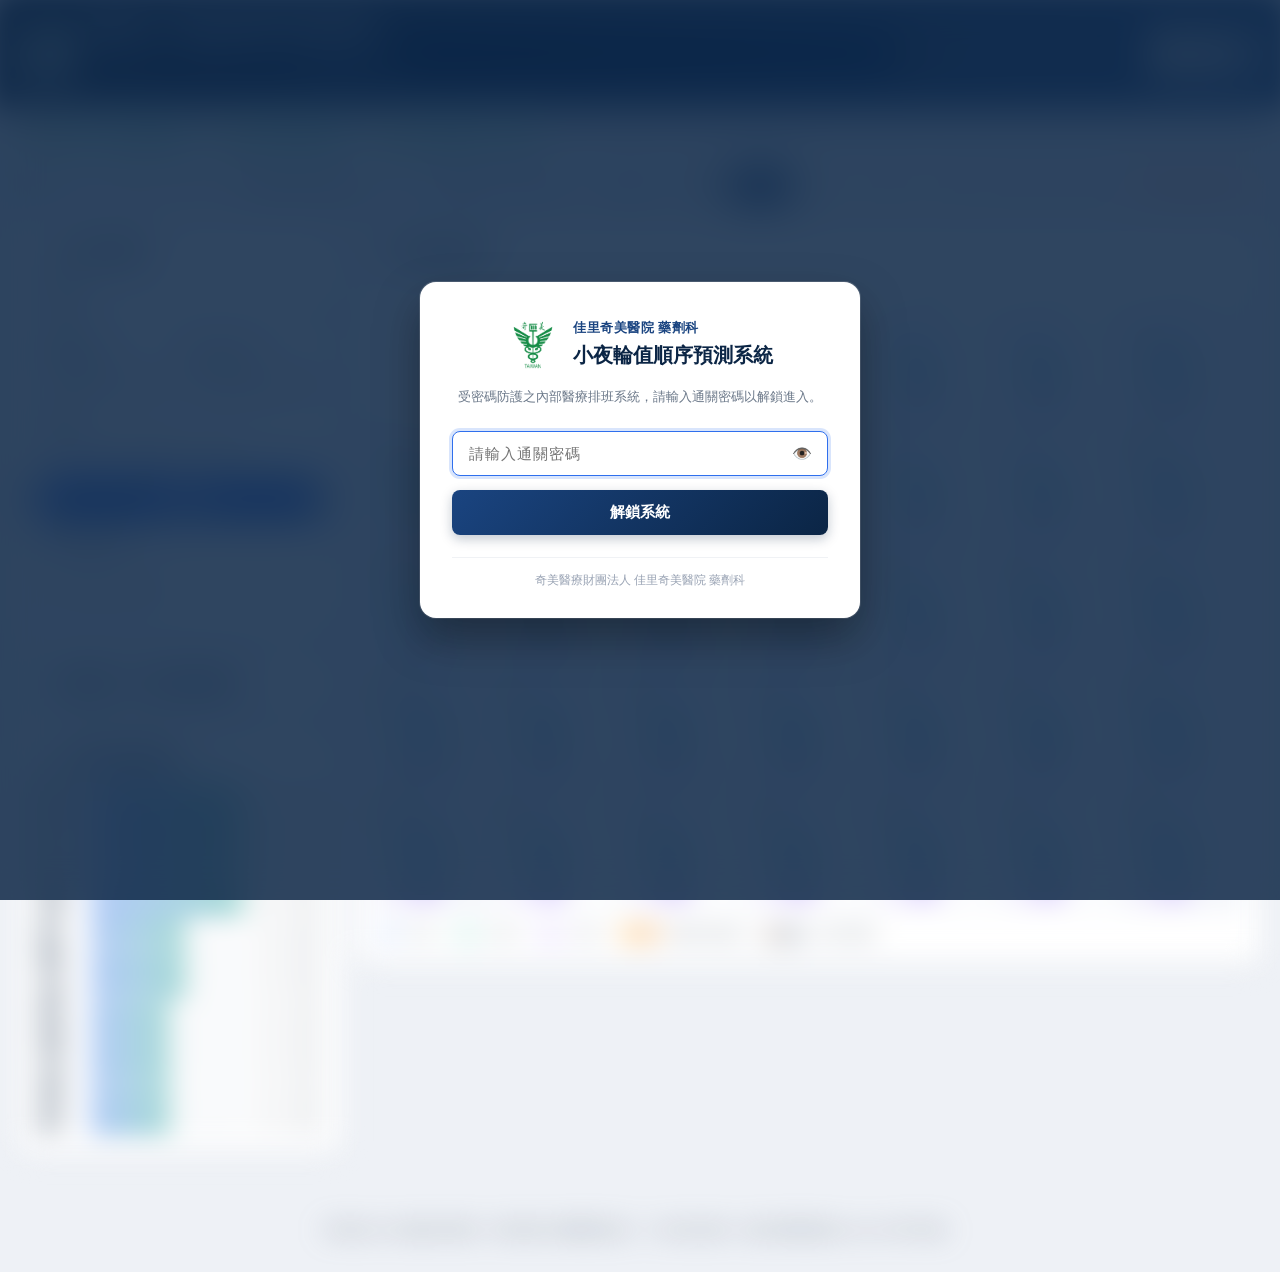
<file: index.html>
<!DOCTYPE html>
<html lang="zh-Hant-TW">
<head>
<meta charset="UTF-8">
<meta name="viewport" content="width=device-width, initial-scale=1.0">
<title>藥劑科小夜輪值順序預測系統｜佳里奇美醫院</title>
<link rel="stylesheet" href="style.css">
</head>
<body>

<div id="gate-overlay" class="gate-overlay">
  <div class="gate-card">
    <div class="gate-brand">
      <img src="chimei.png" alt="奇美醫院院徽" class="gate-logo">
      <div class="gate-brand-text">
        <div class="gate-dept">佳里奇美醫院 藥劑科</div>
        <h2 class="gate-title">小夜輪值順序預測系統</h2>
      </div>
    </div>
    <p class="gate-desc">受密碼防護之內部醫療排班系統，請輸入通關密碼以解鎖進入。</p>
    <div class="gate-form">
      <div class="gate-input-wrap" id="gateInputWrap">
        <input type="password" id="gatePasswordInput" placeholder="請輸入通關密碼" autocomplete="current-password">
        <button type="button" id="gateToggleVisibility" class="gate-toggle-btn" title="切換顯示密碼">👁️</button>
      </div>
      <div id="gateError" class="gate-error"></div>
      <button type="button" id="gateSubmitBtn" class="gate-submit-btn">解鎖系統</button>
    </div>
    <div class="gate-footer">奇美醫療財團法人 佳里奇美醫院 藥劑科</div>
  </div>
</div>

<header class="app-header">
  <div class="app-header__inner">
    <div class="app-header__title-group">
      <img src="chimei.png" alt="奇美醫院院徽" class="app-header__logo">
      <div>
        <h1 class="app-header__title">藥劑科小夜輪值順序預測系統</h1>
        <p class="app-header__subtitle">佳里奇美醫院｜小夜班（E / L3 / L2）動態交棒排班預測</p>
      </div>
    </div>
    <div class="app-header__actions">
      <div class="app-header__badge" title="淑鈴夜班資格為「否」，100% 不進入小夜輪值池，僅排日班">
        ⚠️ 淑鈴不參與小夜輪值（僅排日班）
      </div>
      <button type="button" class="btn btn--lock" id="lockBtn" title="鎖定系統">🔒 鎖定系統</button>
    </div>
  </div>
</header>

<div class="validation-bar" id="validationBar"></div>

<div class="toolbar">
  <div class="toolbar__group month-nav-group">
    <span class="toolbar__label">月份</span>
    <div class="month-nav">
      <button type="button" class="month-nav__btn" id="prevMonthBtn" title="上個月" aria-label="上個月">◀</button>
      <div class="month-nav__center">
        <input type="month" id="monthPicker" class="month-nav__input" aria-label="選擇年月">
        <span class="month-nav__display" id="monthDisplayLabel"></span>
      </div>
      <button type="button" class="month-nav__btn" id="nextMonthBtn" title="下個月" aria-label="下個月">▶</button>
      <button type="button" class="btn btn--ghost" id="gotoOriginBtn">回到起點（115年10月）</button>
      <button type="button" class="btn btn--ghost" id="gotoTodayBtn">回到今天</button>
    </div>
  </div>
  <div class="toolbar__group">
    <span class="toolbar__label">班別</span>
    <div class="tab-group" id="shiftTabs"></div>
  </div>
  <div class="toolbar__group toolbar__group--right">
    <button class="btn btn--reset" id="resetBtn">↺ 重置為預設資料</button>
  </div>
</div>

<main class="app-layout">

  <aside class="sidebar">

    <section class="panel leave-panel">
      <h2 class="panel__title">📝 員工預假登記</h2>
      <form class="leave-form" id="leaveForm">
        <div class="form-field">
          <label for="leaveNameSelect">同仁姓名</label>
          <select id="leaveNameSelect" required></select>
        </div>
        <div class="form-row">
          <div class="form-field">
            <label for="leaveStartInput">預假開始日期</label>
            <input type="date" id="leaveStartInput" required>
          </div>
          <div class="form-field">
            <label for="leaveEndInput">預假結束日期</label>
            <input type="date" id="leaveEndInput" required>
          </div>
        </div>
        <div class="form-field">
          <label for="leaveNoteInput">事由備註</label>
          <input type="text" id="leaveNoteInput" placeholder="例如：特休、家庭因素…（選填）">
        </div>
        <button type="submit" class="btn btn--primary">＋ 新增預假</button>
      </form>

      <div class="leave-list__wrapper">
        <h3 class="panel__subtitle">已登記預假清單</h3>
        <div class="leave-list" id="leaveList"></div>
      </div>
    </section>

    <details class="panel advanced-settings">
      <summary class="panel__title panel__title--collapsible">⚙️ 進階設定：各班別起跑順位</summary>
      <p class="advanced-settings__hint">
        排班引擎已內建「同日同人絕對互斥」與「防過勞」防呆，三軌起跑順位不論如何設定都不會派同一人上兩班。
        預設依規格書：10/01 當天 E 由馨霈、L3 由博茹、L2 由曼如領跑；如實際現況三軌起跑人員不同，可於此調整。
      </p>
      <div class="offset-row">
        <label>E 班起跑順位</label>
        <select id="offsetSelect-E"></select>
      </div>
      <div class="offset-row">
        <label>L3 班起跑順位</label>
        <select id="offsetSelect-L3"></select>
      </div>
      <div class="offset-row">
        <label>L2 班起跑順位</label>
        <select id="offsetSelect-L2"></select>
      </div>
    </details>

    <section class="panel stats-panel">
      <h2 class="panel__title">📊 本月輪值次數統計</h2>
      <div class="stats-grid" id="statsGrid"></div>
    </section>

  </aside>

  <div class="main-content">

    <section class="panel calendar-section">
      <h2 class="panel__title">🗓️ 排班預測月曆</h2>
      <div class="calendar-weekdays">
        <div class="calendar-weekday">日</div>
        <div class="calendar-weekday">一</div>
        <div class="calendar-weekday">二</div>
        <div class="calendar-weekday">三</div>
        <div class="calendar-weekday">四</div>
        <div class="calendar-weekday">五</div>
        <div class="calendar-weekday">六</div>
      </div>
      <div class="calendar-grid" id="calendarGrid"></div>
      <div class="calendar-legend">
        <span class="legend-item"><span class="shift-badge shift-badge--E"><span class="shift-code">E</span></span> E 班</span>
        <span class="legend-item"><span class="shift-badge shift-badge--L3"><span class="shift-code">L3</span></span> L3 班</span>
        <span class="legend-item"><span class="shift-badge shift-badge--L2"><span class="shift-code">L2</span></span> L2 班</span>
        <span class="legend-item"><span class="handoff-tag">🔁 交棒</span> 遇假中途交棒</span>
        <span class="legend-item"><span class="leave-tag">🏖️ 預假</span> 員工預假中</span>
      </div>
    </section>

  </div>

</main>

<footer class="app-footer">
  <p>本系統為 100% 離線單頁應用，所有運算於本機瀏覽器執行，不上傳任何資料。直接以瀏覽器開啟 index.html 即可使用。</p>
</footer>

<script src="app.js"></script>
</body>
</html>
</file>
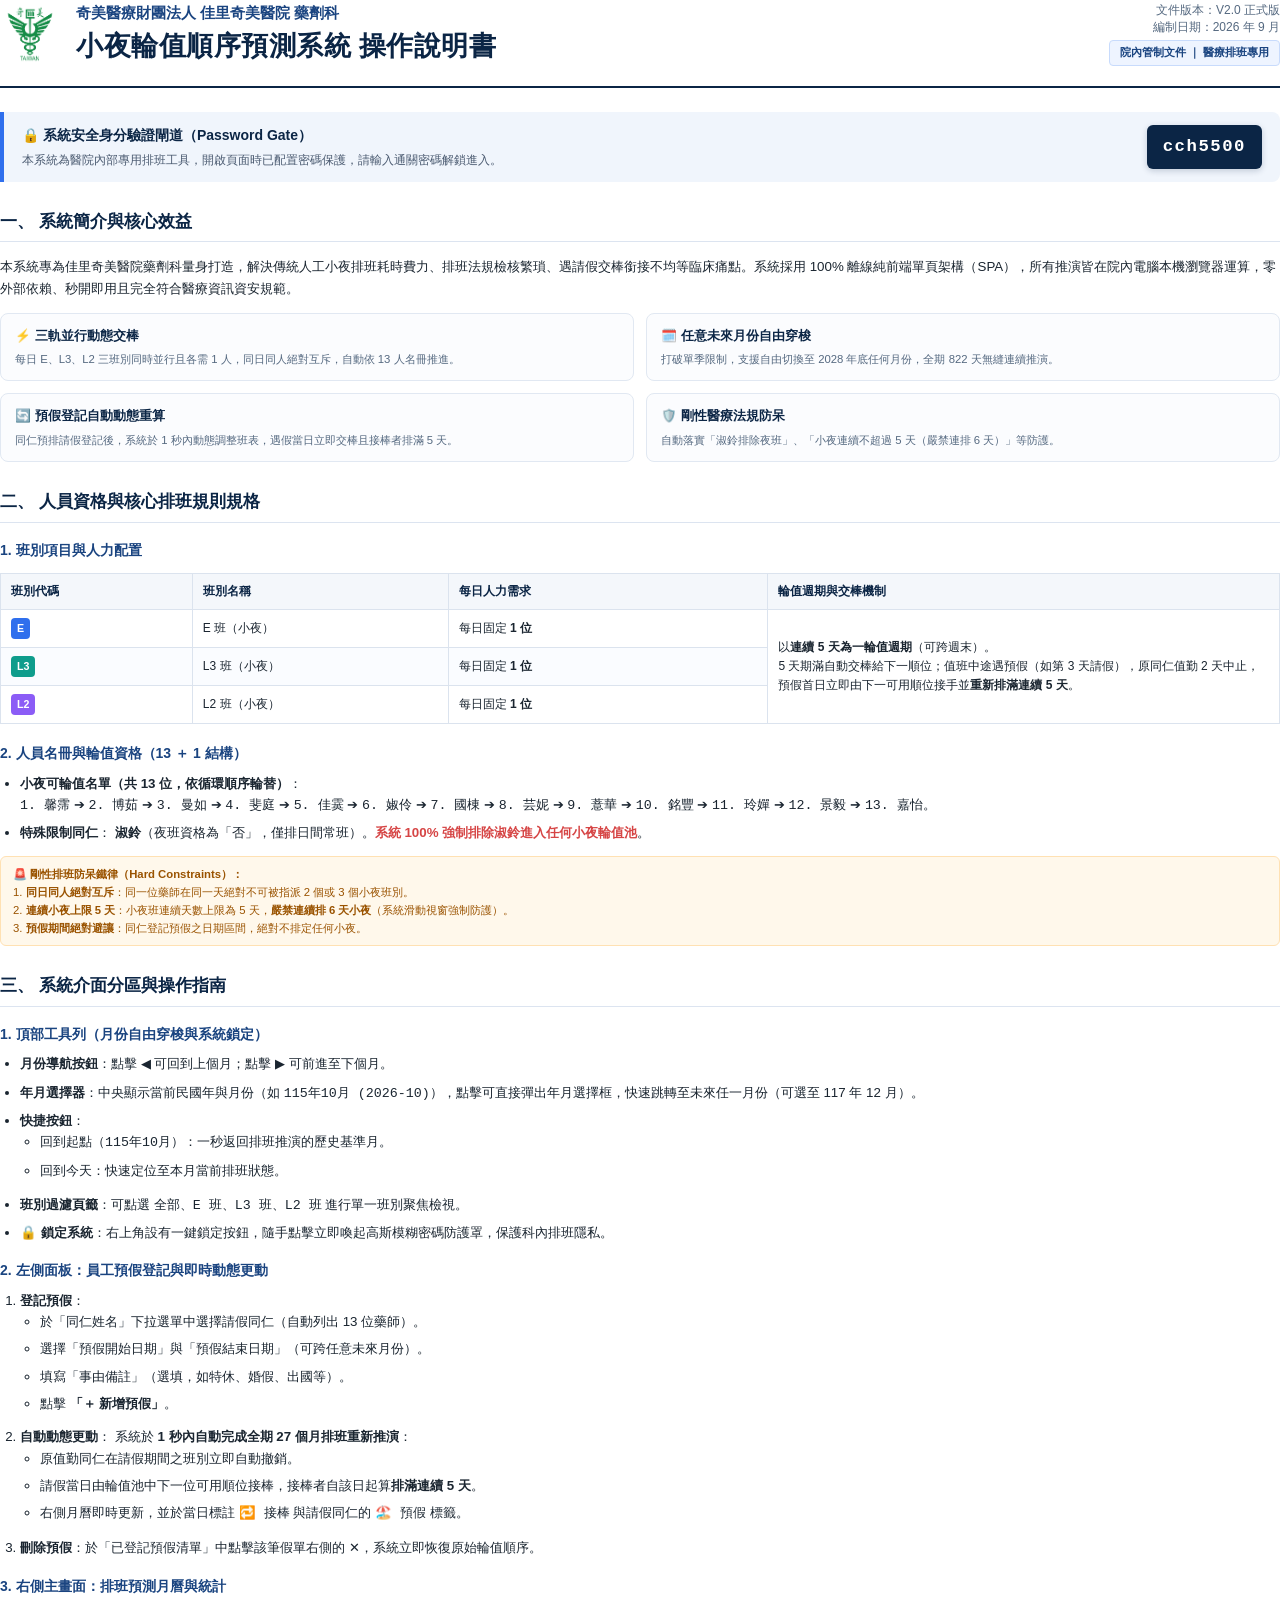
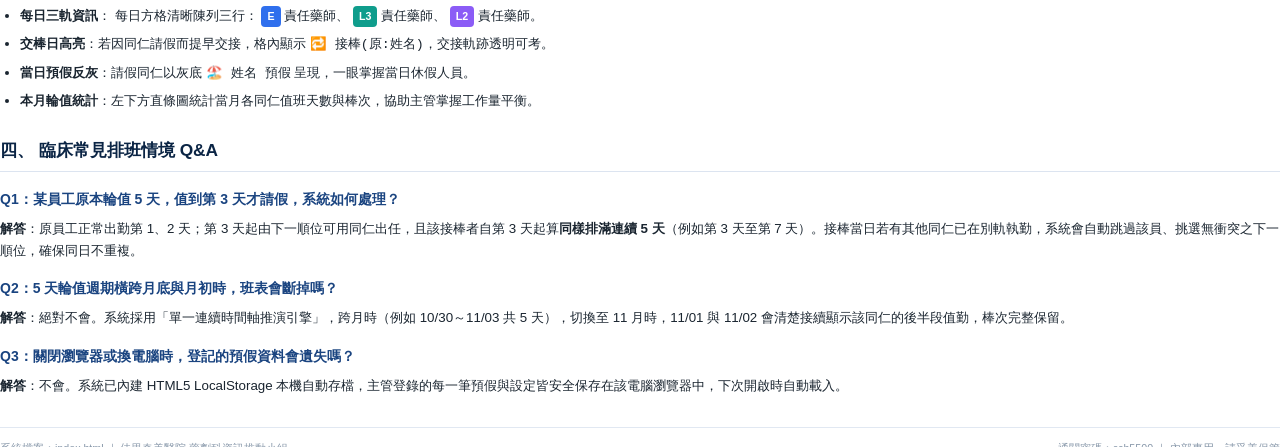
<file: 使用說明書.html>
<!DOCTYPE html>
<html lang="zh-Hant-TW">
<head>
<meta charset="UTF-8">
<title>佳里奇美醫院藥劑科 小夜輪值順序預測系統 使用說明書</title>
<style>
  @page {
    size: A4;
    margin: 15mm 18mm 18mm 18mm;
    @bottom-center {
      content: "佳里奇美醫院 藥劑科 ｜ 小夜輪值順序預測系統 使用說明書";
      font-size: 9pt;
      color: #888;
    }
  }

  * { box-sizing: border-box; }

  body {
    font-family: "PingFang TC", "Noto Sans TC", "Microsoft JhengHei", "Helvetica Neue", Arial, sans-serif;
    color: #1a2530;
    line-height: 1.6;
    margin: 0;
    padding: 0;
    font-size: 10pt;
    background: #ffffff;
  }

  /* 封面頁首 */
  .doc-header {
    border-bottom: 2.5px solid #0b2545;
    padding-bottom: 18px;
    margin-bottom: 24px;
    display: flex;
    justify-content: space-between;
    align-items: center;
  }

  .brand-group {
    display: flex;
    align-items: center;
    gap: 16px;
  }

  .doc-logo {
    width: 60px;
    height: 60px;
    object-fit: contain;
  }

  .doc-title-group h1 {
    margin: 0;
    font-size: 20pt;
    color: #0b2545;
    font-weight: 800;
    letter-spacing: 0.5px;
  }

  .doc-title-group .dept {
    margin: 2px 0 0;
    font-size: 11pt;
    color: #1a4480;
    font-weight: 700;
  }

  .doc-meta {
    text-align: right;
    font-size: 9pt;
    color: #556980;
    line-height: 1.4;
  }

  .doc-badge {
    display: inline-block;
    background: #eef4ff;
    color: #1a4480;
    border: 1px solid #c8dbfc;
    padding: 4px 10px;
    border-radius: 4px;
    font-weight: 700;
    font-size: 8.5pt;
    margin-top: 4px;
  }

  /* 核心通關卡片 */
  .callout-box {
    background: #f0f5fc;
    border-left: 4.5px solid #2f6fed;
    border-radius: 0 8px 8px 0;
    padding: 12px 18px;
    margin: 18px 0 24px;
    display: flex;
    align-items: center;
    justify-content: space-between;
    gap: 20px;
    page-break-inside: avoid;
  }

  .callout-title {
    font-weight: 700;
    color: #0b2545;
    font-size: 10.5pt;
    margin-bottom: 4px;
  }

  .callout-desc {
    color: #4a5a70;
    font-size: 9pt;
    margin: 0;
  }

  .pwd-pill {
    background: #0b2545;
    color: #ffffff;
    padding: 8px 16px;
    border-radius: 6px;
    font-family: monospace;
    font-size: 13pt;
    font-weight: 800;
    letter-spacing: 1.5px;
    white-space: nowrap;
    box-shadow: 0 2px 6px rgba(11, 37, 69, 0.2);
  }

  /* 章節標題 */
  h2 {
    color: #0b2545;
    font-size: 13pt;
    font-weight: 800;
    border-bottom: 1.5px solid #dce4f0;
    padding-bottom: 6px;
    margin: 26px 0 14px;
    display: flex;
    align-items: center;
    gap: 8px;
    page-break-after: avoid;
  }

  h3 {
    color: #1a4480;
    font-size: 10.5pt;
    font-weight: 700;
    margin: 16px 0 8px;
    page-break-after: avoid;
  }

  p { margin: 0 0 10px; }

  /* 表格 */
  table {
    width: 100%;
    border-collapse: collapse;
    margin: 12px 0 18px;
    font-size: 9pt;
    page-break-inside: avoid;
  }

  th, td {
    border: 1px solid #dbe3ee;
    padding: 8px 10px;
    text-align: left;
  }

  th {
    background: #f4f7fb;
    color: #0b2545;
    font-weight: 700;
  }

  tr:nth-child(even) td {
    background: #fafcff;
  }

  .badge-tag {
    display: inline-block;
    padding: 2px 6px;
    border-radius: 4px;
    font-size: 8pt;
    font-weight: 700;
    color: white;
  }
  .tag-e { background: #2f6fed; }
  .tag-l3 { background: #0f9d8c; }
  .tag-l2 { background: #8b5cf6; }

  /* 條列說明 */
  ol, ul {
    margin: 0 0 12px 20px;
    padding: 0;
  }

  li {
    margin-bottom: 6px;
  }

  .feature-grid {
    display: grid;
    grid-template-columns: 1fr 1fr;
    gap: 12px;
    margin: 14px 0;
    page-break-inside: avoid;
  }

  .feature-card {
    background: #fbfcfe;
    border: 1px solid #e1e8f2;
    border-radius: 8px;
    padding: 12px 14px;
  }

  .feature-card h4 {
    margin: 0 0 4px;
    color: #0b2545;
    font-size: 9.5pt;
    font-weight: 700;
  }

  .feature-card p {
    margin: 0;
    font-size: 8.5pt;
    color: #556980;
  }

  .rule-alert {
    background: #fff8eb;
    border: 1px solid #ffe1b3;
    border-radius: 6px;
    padding: 8px 12px;
    color: #9a5300;
    font-size: 8.5pt;
    margin: 8px 0;
    page-break-inside: avoid;
  }

  .page-break {
    page-break-before: always;
  }

  .doc-footer-print {
    margin-top: 30px;
    border-top: 1px solid #e1e8f2;
    padding-top: 12px;
    display: flex;
    justify-content: space-between;
    font-size: 8pt;
    color: #8898aa;
  }
</style>
</head>
<body>

<!-- 頁首與品牌 -->
<div class="doc-header">
  <div class="brand-group">
    <img src="chimei.png" alt="奇美醫院" class="doc-logo">
    <div class="doc-title-group">
      <div class="dept">奇美醫療財團法人 佳里奇美醫院 藥劑科</div>
      <h1>小夜輪值順序預測系統 操作說明書</h1>
    </div>
  </div>
  <div class="doc-meta">
    <div>文件版本：V2.0 正式版</div>
    <div>編制日期：2026 年 9 月</div>
    <div class="doc-badge">院內管制文件 ｜ 醫療排班專用</div>
  </div>
</div>

<!-- 密碼登入醒目盒 -->
<div class="callout-box">
  <div>
    <div class="callout-title">🔒 系統安全身分驗證閘道（Password Gate）</div>
    <p class="callout-desc">本系統為醫院內部專用排班工具，開啟頁面時已配置密碼保護，請輸入通關密碼解鎖進入。</p>
  </div>
  <div class="pwd-pill">cch5500</div>
</div>

<!-- 第一章 -->
<h2>一、 系統簡介與核心效益</h2>
<p>本系統專為佳里奇美醫院藥劑科量身打造，解決傳統人工小夜排班耗時費力、排班法規檢核繁瑣、遇請假交棒銜接不均等臨床痛點。系統採用 100% 離線純前端單頁架構（SPA），所有推演皆在院內電腦本機瀏覽器運算，零外部依賴、秒開即用且完全符合醫療資訊資安規範。</p>

<div class="feature-grid">
  <div class="feature-card">
    <h4>⚡ 三軌並行動態交棒</h4>
    <p>每日 E、L3、L2 三班別同時並行且各需 1 人，同日同人絕對互斥，自動依 13 人名冊推進。</p>
  </div>
  <div class="feature-card">
    <h4>🗓️ 任意未來月份自由穿梭</h4>
    <p>打破單季限制，支援自由切換至 2028 年底任何月份，全期 822 天無縫連續推演。</p>
  </div>
  <div class="feature-card">
    <h4>🔄 預假登記自動動態重算</h4>
    <p>同仁預排請假登記後，系統於 1 秒內動態調整班表，遇假當日立即交棒且接棒者排滿 5 天。</p>
  </div>
  <div class="feature-card">
    <h4>🛡️ 剛性醫療法規防呆</h4>
    <p>自動落實「淑鈴排除夜班」、「小夜連續不超過 5 天（嚴禁連排 6 天）」等防護。</p>
  </div>
</div>

<!-- 第二章 -->
<h2>二、 人員資格與核心排班規則規格</h2>

<h3>1. 班別項目與人力配置</h3>
<table>
  <thead>
    <tr>
      <th style="width: 15%;">班別代碼</th>
      <th style="width: 20%;">班別名稱</th>
      <th style="width: 25%;">每日人力需求</th>
      <th>輪值週期與交棒機制</th>
    </tr>
  </thead>
  <tbody>
    <tr>
      <td><span class="badge-tag tag-e">E</span></td>
      <td>E 班（小夜）</td>
      <td>每日固定 <strong>1 位</strong></td>
      <td rowspan="3">以<strong>連續 5 天為一輪值週期</strong>（可跨週末）。<br>5 天期滿自動交棒給下一順位；值班中途遇預假（如第 3 天請假），原同仁值勤 2 天中止，預假首日立即由下一可用順位接手並<strong>重新排滿連續 5 天</strong>。</td>
    </tr>
    <tr>
      <td><span class="badge-tag tag-l3">L3</span></td>
      <td>L3 班（小夜）</td>
      <td>每日固定 <strong>1 位</strong></td>
    </tr>
    <tr>
      <td><span class="badge-tag tag-l2">L2</span></td>
      <td>L2 班（小夜）</td>
      <td>每日固定 <strong>1 位</strong></td>
    </tr>
  </tbody>
</table>

<h3>2. 人員名冊與輪值資格（13 ＋ 1 結構）</h3>
<ul>
  <li><strong>小夜可輪值名單（共 13 位，依循環順序輪替）</strong>：<br>
  <code>1. 馨霈</code> ➔ <code>2. 博茹</code> ➔ <code>3. 曼如</code> ➔ <code>4. 斐庭</code> ➔ <code>5. 佳霙</code> ➔ <code>6. 婌伶</code> ➔ <code>7. 國棟</code> ➔ <code>8. 芸妮</code> ➔ <code>9. 薏華</code> ➔ <code>10. 銘豐</code> ➔ <code>11. 玲嬋</code> ➔ <code>12. 景毅</code> ➔ <code>13. 嘉怡</code>。</li>
  <li><strong>特殊限制同仁</strong>：
    <strong>淑鈴</strong>（夜班資格為「否」，僅排日間常班）。<span style="color:#d64545; font-weight:700;">系統 100% 強制排除淑鈴進入任何小夜輪值池</span>。
  </li>
</ul>

<div class="rule-alert">
  <strong>🚨 剛性排班防呆鐵律（Hard Constraints）：</strong><br>
  1. <strong>同日同人絕對互斥</strong>：同一位藥師在同一天絕對不可被指派 2 個或 3 個小夜班別。<br>
  2. <strong>連續小夜上限 5 天</strong>：小夜班連續天數上限為 5 天，<strong>嚴禁連續排 6 天小夜</strong>（系統滑動視窗強制防護）。<br>
  3. <strong>預假期間絕對避讓</strong>：同仁登記預假之日期區間，絕對不排定任何小夜。
</div>

<div class="page-break"></div>

<!-- 第三章 -->
<h2>三、 系統介面分區與操作指南</h2>

<h3>1. 頂部工具列（月份自由穿梭與系統鎖定）</h3>
<ul>
  <li><strong>月份導航按鈕</strong>：點擊 <code>◀</code> 可回到上個月；點擊 <code>▶</code> 可前進至下個月。</li>
  <li><strong>年月選擇器</strong>：中央顯示當前民國年與月份（如 <code>115年10月 (2026-10)</code>），點擊可直接彈出年月選擇框，快速跳轉至未來任一月份（可選至 117 年 12 月）。</li>
  <li><strong>快捷按鈕</strong>：
    <ul>
      <li><code>回到起點（115年10月）</code>：一秒返回排班推演的歷史基準月。</li>
      <li><code>回到今天</code>：快速定位至本月當前排班狀態。</li>
    </ul>
  </li>
  <li><strong>班別過濾頁籤</strong>：可點選 <code>全部</code>、<code>E 班</code>、<code>L3 班</code>、<code>L2 班</code> 進行單一班別聚焦檢視。</li>
  <li><strong>🔒 鎖定系統</strong>：右上角設有一鍵鎖定按鈕，隨手點擊立即喚起高斯模糊密碼防護罩，保護科內排班隱私。</li>
</ul>

<h3>2. 左側面板：員工預假登記與即時動態更動</h3>
<ol>
  <li><strong>登記預假</strong>：
    <ul>
      <li>於「同仁姓名」下拉選單中選擇請假同仁（自動列出 13 位藥師）。</li>
      <li>選擇「預假開始日期」與「預假結束日期」（可跨任意未來月份）。</li>
      <li>填寫「事由備註」（選填，如特休、婚假、出國等）。</li>
      <li>點擊 <strong>「＋ 新增預假」</strong>。</li>
    </ul>
  </li>
  <li><strong>自動動態更動</strong>：
    系統於 <strong>1 秒內自動完成全期 27 個月排班重新推演</strong>：
    <ul>
      <li>原值勤同仁在請假期間之班別立即自動撤銷。</li>
      <li>請假當日由輪值池中下一位可用順位接棒，接棒者自該日起算<strong>排滿連續 5 天</strong>。</li>
      <li>右側月曆即時更新，並於當日標註 <code>🔁 接棒</code> 與請假同仁的 <code>🏖️ 預假</code> 標籤。</li>
    </ul>
  </li>
  <li><strong>刪除預假</strong>：於「已登記預假清單」中點擊該筆假單右側的 <code>✕</code>，系統立即恢復原始輪值順序。</li>
</ol>

<h3>3. 右側主畫面：排班預測月曆與統計</h3>
<ul>
  <li><strong>每日三軌資訊</strong>：
    每日方格清晰陳列三行：
    <span class="badge-tag tag-e">E</span> 責任藥師、
    <span class="badge-tag tag-l3">L3</span> 責任藥師、
    <span class="badge-tag tag-l2">L2</span> 責任藥師。
  </li>
  <li><strong>交棒日高亮</strong>：若因同仁請假而提早交接，格內顯示 <code>🔁 接棒(原:姓名)</code>，交接軌跡透明可考。</li>
  <li><strong>當日預假反灰</strong>：請假同仁以灰底 <code>🏖️ 姓名 預假</code> 呈現，一眼掌握當日休假人員。</li>
  <li><strong>本月輪值統計</strong>：左下方直條圖統計當月各同仁值班天數與棒次，協助主管掌握工作量平衡。</li>
</ul>

<!-- 第四章 -->
<h2>四、 臨床常見排班情境 Q&A</h2>

<h3>Q1：某員工原本輪值 5 天，值到第 3 天才請假，系統如何處理？</h3>
<p><strong>解答</strong>：原員工正常出勤第 1、2 天；第 3 天起由下一順位可用同仁出任，且該接棒者自第 3 天起算<strong>同樣排滿連續 5 天</strong>（例如第 3 天至第 7 天）。接棒當日若有其他同仁已在別軌執勤，系統會自動跳過該員、挑選無衝突之下一順位，確保同日不重複。</p>

<h3>Q2：5 天輪值週期橫跨月底與月初時，班表會斷掉嗎？</h3>
<p><strong>解答</strong>：絕對不會。系統採用「單一連續時間軸推演引擎」，跨月時（例如 10/30～11/03 共 5 天），切換至 11 月時，11/01 與 11/02 會清楚接續顯示該同仁的後半段值勤，棒次完整保留。</p>

<h3>Q3：關閉瀏覽器或換電腦時，登記的預假資料會遺失嗎？</h3>
<p><strong>解答</strong>：不會。系統已內建 HTML5 LocalStorage 本機自動存檔，主管登錄的每一筆預假與設定皆安全保存在該電腦瀏覽器中，下次開啟時自動載入。</p>

<div class="doc-footer-print">
  <div>系統檔案：index.html ｜ 佳里奇美醫院 藥劑科資訊推動小組</div>
  <div>通關密碼：cch5500 ｜ 內部專用，請妥善保管</div>
</div>

</body>
</html>
</file>
<file: style.css>
/* ============================================================================
 * 藥劑科小夜輪值順序預測系統 — style.css
 * 視覺主軸：深藍 / 淺灰 醫療科技感，卡片化設計，清晰班別標籤與交棒狀態高亮
 * ==========================================================================*/

:root {
  --navy-900: #0b2545;
  --navy-800: #123162;
  --navy-700: #1a4480;
  --navy-600: #2f6fed;
  --bg-page: #eef1f6;
  --bg-card: #ffffff;
  --border-soft: #dbe3ee;
  --text-main: #1c2733;
  --text-muted: #6b7889;
  --text-inverse: #f4f7fb;

  --shift-e: #2f6fed;
  --shift-e-bg: #e8f0fe;
  --shift-l3: #0f9d8c;
  --shift-l3-bg: #e2f7f3;
  --shift-l2: #8b5cf6;
  --shift-l2-bg: #f0eaff;

  --color-handoff: #e0791a;
  --color-handoff-bg: #fff2e0;
  --color-leave: #8b93a1;
  --color-leave-bg: #eceff3;
  --color-danger: #d64545;
  --color-success: #1a9e6d;

  --radius-md: 10px;
  --radius-sm: 6px;
  --shadow-card: 0 1px 3px rgba(11, 37, 69, 0.08), 0 1px 2px rgba(11, 37, 69, 0.06);
}

* { box-sizing: border-box; }

html, body {
  margin: 0;
  padding: 0;
  background: var(--bg-page);
  color: var(--text-main);
  font-family: "PingFang TC", "Noto Sans TC", "Microsoft JhengHei", "Helvetica Neue", Arial, sans-serif;
  font-size: 14px;
  line-height: 1.55;
}

h1, h2, h3 { margin: 0; }

/* ---------------------------------------------------------------------- 密碼安全驗證閘道（Password Gate） */

body.locked {
  overflow: hidden;
}

body.locked .app-header,
body.locked .validation-bar,
body.locked .toolbar,
body.locked .app-layout,
body.locked .app-footer {
  filter: blur(14px);
  pointer-events: none;
  user-select: none;
}

.gate-overlay {
  position: fixed;
  inset: 0;
  z-index: 9999;
  background: rgba(11, 37, 69, 0.85);
  backdrop-filter: blur(18px);
  -webkit-backdrop-filter: blur(18px);
  display: flex;
  align-items: center;
  justify-content: center;
  padding: 20px;
  transition: opacity 0.3s ease, visibility 0.3s ease;
}

.gate-overlay.hidden {
  opacity: 0;
  visibility: hidden;
  pointer-events: none;
}

.gate-card {
  background: #ffffff;
  border-radius: 16px;
  max-width: 440px;
  width: 100%;
  padding: 36px 32px 28px;
  box-shadow: 0 20px 45px rgba(0, 0, 0, 0.35), 0 0 0 1px rgba(255, 255, 255, 0.15);
  text-align: center;
  animation: gateCardPop 0.35s cubic-bezier(0.16, 1, 0.3, 1);
}

@keyframes gateCardPop {
  0% { opacity: 0; transform: scale(0.92) translateY(12px); }
  100% { opacity: 1; transform: scale(1) translateY(0); }
}

.gate-brand {
  display: flex;
  align-items: center;
  justify-content: center;
  gap: 14px;
  margin-bottom: 16px;
}

.gate-logo {
  width: 52px;
  height: 52px;
  object-fit: contain;
}

.gate-brand-text {
  text-align: left;
}

.gate-dept {
  font-size: 13px;
  font-weight: 600;
  color: var(--navy-700);
  letter-spacing: 0.5px;
}

.gate-title {
  font-size: 20px;
  font-weight: 700;
  color: var(--navy-900);
  margin-top: 2px;
}

.gate-desc {
  font-size: 13px;
  color: var(--text-muted);
  margin: 0 0 24px;
  line-height: 1.5;
}

.gate-form {
  display: flex;
  flex-direction: column;
  gap: 14px;
}

.gate-input-wrap {
  position: relative;
  display: flex;
  align-items: center;
}

.gate-input-wrap input {
  width: 100%;
  padding: 13px 44px 13px 16px;
  border: 1.5px solid var(--border-soft);
  border-radius: 8px;
  font-size: 15px;
  letter-spacing: 1px;
  color: var(--text-main);
  background: #fbfcfe;
  transition: border-color 0.2s, box-shadow 0.2s;
}

.gate-input-wrap input:focus {
  outline: none;
  border-color: var(--navy-600);
  box-shadow: 0 0 0 3px rgba(47, 111, 237, 0.18);
  background: #ffffff;
}

.gate-toggle-btn {
  position: absolute;
  right: 10px;
  background: none;
  border: none;
  cursor: pointer;
  font-size: 16px;
  padding: 6px;
  border-radius: 4px;
  color: var(--text-muted);
  transition: opacity 0.2s;
}

.gate-toggle-btn:hover {
  opacity: 0.7;
}

.gate-error {
  font-size: 12.5px;
  color: var(--color-danger);
  min-height: 18px;
  display: none;
  font-weight: 600;
}

.gate-error.show {
  display: block;
}

.gate-submit-btn {
  background: linear-gradient(135deg, var(--navy-700), var(--navy-900));
  color: #ffffff;
  border: none;
  padding: 13px 20px;
  border-radius: 8px;
  font-size: 15px;
  font-weight: 700;
  cursor: pointer;
  transition: transform 0.15s, box-shadow 0.2s;
  box-shadow: 0 4px 12px rgba(11, 37, 69, 0.25);
}

.gate-submit-btn:hover {
  transform: translateY(-1px);
  box-shadow: 0 6px 16px rgba(11, 37, 69, 0.32);
}

.gate-submit-btn:active {
  transform: translateY(0);
}

.gate-footer {
  margin-top: 22px;
  font-size: 11.5px;
  color: #98a2b3;
  border-top: 1px solid #f0f2f5;
  padding-top: 14px;
}

.shake {
  animation: inputShake 0.4s ease;
}

@keyframes inputShake {
  0%, 100% { transform: translateX(0); }
  20%, 60% { transform: translateX(-8px); }
  40%, 80% { transform: translateX(8px); }
}

/* ---------------------------------------------------------------------- 頁首 */

.app-header {
  background: linear-gradient(135deg, var(--navy-900), var(--navy-700));
  color: var(--text-inverse);
  padding: 18px 28px;
}

.app-header__inner {
  max-width: 1400px;
  margin: 0 auto;
  display: flex;
  align-items: center;
  justify-content: space-between;
  flex-wrap: wrap;
  gap: 12px;
}

.app-header__title-group {
  display: flex;
  align-items: center;
  gap: 14px;
}

.app-header__logo {
  width: 44px;
  height: 44px;
  object-fit: contain;
  background: rgba(255, 255, 255, 0.95);
  border-radius: 8px;
  padding: 4px;
}

.app-header__title { font-size: 22px; font-weight: 700; letter-spacing: 0.5px; }
.app-header__subtitle { margin-top: 4px; font-size: 13px; color: #c9d6ec; }

.app-header__actions {
  display: flex;
  align-items: center;
  gap: 10px;
  flex-wrap: wrap;
}

.app-header__badge {
  background: rgba(255, 255, 255, 0.12);
  border: 1px solid rgba(255, 255, 255, 0.25);
  padding: 8px 14px;
  border-radius: var(--radius-sm);
  font-size: 12.5px;
  white-space: nowrap;
}

.btn--lock {
  background: rgba(255, 255, 255, 0.15);
  border: 1px solid rgba(255, 255, 255, 0.35);
  color: #ffffff;
  padding: 8px 14px;
  border-radius: var(--radius-sm);
  font-size: 12.5px;
  font-weight: 600;
  cursor: pointer;
  transition: background 0.2s;
  white-space: nowrap;
}

.btn--lock:hover {
  background: rgba(255, 255, 255, 0.25);
}

/* ---------------------------------------------------------------------- 防呆檢核綠燈 */

.validation-bar {
  max-width: 1400px;
  margin: 14px auto 0;
  padding: 0 20px;
  display: flex;
  flex-wrap: wrap;
  gap: 10px;
}

.validation-badge {
  font-size: 12.5px;
  font-weight: 700;
  padding: 6px 14px;
  border-radius: 999px;
  white-space: nowrap;
}
.validation-badge--pass { background: #e3f8ef; color: var(--color-success); }
.validation-badge--fail { background: #fdeaea; color: var(--color-danger); cursor: help; }

/* ---------------------------------------------------------------------- 工具列 */

.toolbar {
  max-width: 1400px;
  margin: 16px auto 0;
  padding: 0 20px;
  display: flex;
  align-items: center;
  gap: 24px;
  flex-wrap: wrap;
}

.toolbar__group { display: flex; align-items: center; gap: 10px; flex-wrap: wrap; }
.toolbar__group--right { margin-left: auto; }
.toolbar__label { font-size: 12.5px; color: var(--text-muted); font-weight: 600; }

.tab-group { display: flex; gap: 6px; flex-wrap: wrap; }

.tab {
  background: var(--bg-card);
  border: 1px solid var(--border-soft);
  color: var(--text-main);
  padding: 7px 14px;
  border-radius: var(--radius-sm);
  font-size: 13px;
  cursor: pointer;
  transition: all 0.15s ease;
}
.tab:hover { border-color: var(--navy-600); }
.tab.active { background: var(--navy-700); border-color: var(--navy-700); color: #fff; font-weight: 600; }

.tab--shift-E.active { background: var(--shift-e); border-color: var(--shift-e); }
.tab--shift-L3.active { background: var(--shift-l3); border-color: var(--shift-l3); }
.tab--shift-L2.active { background: var(--shift-l2); border-color: var(--shift-l2); }

.btn {
  border: 1px solid var(--border-soft);
  background: var(--bg-card);
  color: var(--text-main);
  padding: 8px 16px;
  border-radius: var(--radius-sm);
  font-size: 13px;
  cursor: pointer;
  transition: all 0.15s ease;
}
.btn:hover { filter: brightness(0.97); }
.btn--primary { background: var(--navy-600); border-color: var(--navy-600); color: #fff; width: 100%; font-weight: 600; padding: 10px; }
.btn--reset { color: var(--color-danger); border-color: #f3c9c9; background: #fff5f5; }
.btn--ghost { color: var(--navy-700); background: #f4f6fb; border-color: var(--border-soft); font-size: 12.5px; padding: 7px 12px; }
.btn:disabled { opacity: 0.4; cursor: not-allowed; }

/* ---------------------------------------------------------------------- 月份導覽列 */

.month-nav-group { flex-wrap: wrap; }

.month-nav {
  display: flex;
  align-items: center;
  gap: 8px;
  flex-wrap: wrap;
}

.month-nav__btn {
  width: 30px;
  height: 30px;
  border-radius: 999px;
  border: 1px solid var(--border-soft);
  background: var(--bg-card);
  color: var(--navy-700);
  cursor: pointer;
  font-size: 12px;
  display: flex;
  align-items: center;
  justify-content: center;
  transition: all 0.15s ease;
}
.month-nav__btn:hover:not(:disabled) { background: var(--navy-700); color: #fff; border-color: var(--navy-700); }

.month-nav__center {
  display: flex;
  align-items: center;
  gap: 8px;
  background: var(--bg-card);
  border: 1px solid var(--border-soft);
  border-radius: var(--radius-sm);
  padding: 5px 10px;
}

.month-nav__input {
  border: none;
  font-size: 13px;
  color: var(--text-main);
  background: transparent;
  width: 130px;
}
.month-nav__input:focus { outline: none; }

.month-nav__display {
  font-size: 13px;
  font-weight: 700;
  color: var(--navy-900);
  white-space: nowrap;
}

/* ---------------------------------------------------------------------- 版面 */

.app-layout {
  max-width: 1400px;
  margin: 18px auto 40px;
  padding: 0 20px;
  display: grid;
  grid-template-columns: 320px 1fr;
  gap: 18px;
  align-items: start;
}

.sidebar { display: flex; flex-direction: column; gap: 16px; position: sticky; top: 16px; }
.main-content { display: flex; flex-direction: column; gap: 16px; min-width: 0; }

.panel {
  background: var(--bg-card);
  border-radius: var(--radius-md);
  box-shadow: var(--shadow-card);
  padding: 18px;
}

.panel__title {
  font-size: 15px;
  font-weight: 700;
  color: var(--navy-900);
  margin-bottom: 14px;
  display: flex;
  align-items: center;
  gap: 8px;
}
.panel__title--collapsible { cursor: pointer; margin-bottom: 0; }
.panel__subtitle { font-size: 12.5px; color: var(--text-muted); font-weight: 600; margin: 14px 0 8px; }

/* ---------------------------------------------------------------------- 預假登記面板 */

.leave-form { display: flex; flex-direction: column; gap: 10px; }
.form-row { display: flex; gap: 10px; }
.form-field { display: flex; flex-direction: column; gap: 4px; flex: 1; min-width: 0; }
.form-field label { font-size: 12px; color: var(--text-muted); font-weight: 600; }

.form-field input, .form-field select, .advanced-settings select {
  border: 1px solid var(--border-soft);
  border-radius: var(--radius-sm);
  padding: 8px 10px;
  font-size: 13px;
  color: var(--text-main);
  background: #fbfcfe;
  width: 100%;
}
.form-field input:focus, .form-field select:focus { outline: none; border-color: var(--navy-600); }

.leave-list__wrapper { margin-top: 4px; }
.leave-list { display: flex; flex-direction: column; gap: 8px; max-height: 280px; overflow-y: auto; }

.leave-item {
  border: 1px solid var(--border-soft);
  border-radius: var(--radius-sm);
  padding: 8px 10px;
  position: relative;
  background: #fbfcfe;
}
.leave-item__main { display: flex; justify-content: space-between; align-items: baseline; gap: 8px; }
.leave-item__name { font-weight: 700; color: var(--navy-900); font-size: 13px; }
.leave-item__range { font-size: 12px; color: var(--text-muted); white-space: nowrap; }
.leave-item__meta { font-size: 11.5px; color: var(--text-muted); margin-top: 2px; min-height: 14px; }
.leave-item__del {
  position: absolute;
  top: 6px; right: 6px;
  border: none;
  background: transparent;
  color: var(--color-danger);
  cursor: pointer;
  font-size: 12px;
  opacity: 0;
  transition: opacity 0.15s ease;
  padding: 2px 4px;
}
.leave-item:hover .leave-item__del { opacity: 1; }

.empty-hint { color: var(--text-muted); font-size: 12.5px; padding: 8px 0; }

/* ---------------------------------------------------------------------- 進階設定 */

.advanced-settings { font-size: 13px; }
.advanced-settings summary::-webkit-details-marker { color: var(--navy-700); }
.advanced-settings__hint { font-size: 12px; color: var(--text-muted); margin: 10px 0; line-height: 1.6; }
.offset-row { display: flex; align-items: center; justify-content: space-between; gap: 10px; margin-bottom: 8px; }
.offset-row label { font-size: 12.5px; color: var(--text-main); font-weight: 600; white-space: nowrap; }
.offset-row select { max-width: 160px; }

/* ---------------------------------------------------------------------- 統計面板 */

.stats-grid { display: flex; flex-direction: column; gap: 8px; }
.stats-row { display: grid; grid-template-columns: 44px 1fr auto; align-items: center; gap: 8px; }
.stats-row__name { font-size: 12.5px; font-weight: 700; color: var(--navy-900); }
.stats-row__bar-track { background: var(--bg-page); border-radius: 4px; height: 10px; overflow: hidden; }
.stats-row__bar-fill { background: linear-gradient(90deg, var(--navy-600), var(--shift-l3)); height: 100%; border-radius: 4px; }
.stats-row__value { font-size: 11.5px; color: var(--text-muted); white-space: nowrap; }

/* ---------------------------------------------------------------------- 月曆 */

.calendar-weekdays {
  display: grid;
  grid-template-columns: repeat(7, 1fr);
  gap: 6px;
  margin-bottom: 6px;
}
.calendar-weekday {
  text-align: center;
  font-size: 12px;
  font-weight: 700;
  color: var(--text-muted);
  padding: 4px 0;
}

.calendar-grid {
  display: grid;
  grid-template-columns: repeat(7, 1fr);
  gap: 6px;
}

.calendar-cell {
  border: 1px solid var(--border-soft);
  border-radius: var(--radius-sm);
  min-height: 108px;
  padding: 6px;
  background: #fbfcfe;
  display: flex;
  flex-direction: column;
  gap: 4px;
}
.calendar-cell--empty { background: transparent; border: none; }
.calendar-cell--weekend { background: #f4f6fb; }
.calendar-cell--violation { border: 2px solid var(--color-danger); }

.calendar-cell__date {
  font-size: 12.5px;
  font-weight: 700;
  color: var(--navy-900);
  display: flex;
  align-items: baseline;
  gap: 4px;
}
.calendar-cell__weekday { font-size: 10px; font-weight: 400; color: var(--text-muted); }

.calendar-cell__shifts { display: flex; flex-direction: column; gap: 3px; }
.cell-shift-row { display: flex; flex-direction: column; gap: 2px; align-items: flex-start; }
.cell-shift-row--empty .shift-person { color: #c3cad6; font-size: 11px; }
.cell-shift-row--empty { flex-direction: row; align-items: center; gap: 4px; }
.cell-shift-row--empty .shift-code {
  background: #eef1f6; color: var(--text-muted); border-radius: 4px; padding: 1px 5px; font-size: 10px; font-weight: 700;
}

.shift-badge {
  display: inline-flex;
  align-items: center;
  gap: 4px;
  font-size: 11.5px;
  font-weight: 600;
  padding: 3px 7px;
  border-radius: 999px;
  white-space: nowrap;
}
.shift-badge .shift-code {
  font-size: 9.5px;
  font-weight: 800;
  background: rgba(255, 255, 255, 0.65);
  padding: 1px 4px;
  border-radius: 4px;
}
.shift-badge--E { background: var(--shift-e-bg); color: var(--shift-e); }
.shift-badge--L3 { background: var(--shift-l3-bg); color: var(--shift-l3); }
.shift-badge--L2 { background: var(--shift-l2-bg); color: var(--shift-l2); }

.handoff-tag, .handoff-in-tag {
  display: inline-block;
  font-size: 10px;
  font-weight: 700;
  padding: 2px 6px;
  border-radius: 999px;
  background: var(--color-handoff-bg);
  color: var(--color-handoff);
  white-space: nowrap;
}

.leave-tag {
  display: inline-block;
  font-size: 10.5px;
  font-weight: 600;
  padding: 2px 6px;
  border-radius: 999px;
  background: repeating-linear-gradient(135deg, var(--color-leave-bg), var(--color-leave-bg) 4px, #e1e5eb 4px, #e1e5eb 8px);
  color: var(--color-leave);
  margin-right: 4px;
  margin-top: 2px;
}
.calendar-cell__leaves { display: flex; flex-wrap: wrap; gap: 2px; margin-top: auto; padding-top: 2px; border-top: 1px dashed var(--border-soft); }

.calendar-legend {
  margin-top: 14px;
  display: flex;
  flex-wrap: wrap;
  gap: 16px;
  font-size: 12px;
  color: var(--text-muted);
  align-items: center;
}
.legend-item { display: flex; align-items: center; gap: 6px; }

/* ---------------------------------------------------------------------- 頁尾 */

.app-footer {
  text-align: center;
  color: var(--text-muted);
  font-size: 11.5px;
  padding: 20px;
}

/* ---------------------------------------------------------------------- 響應式 */

@media (max-width: 960px) {
  .app-layout { grid-template-columns: 1fr; }
  .sidebar { position: static; }
}
</file>
